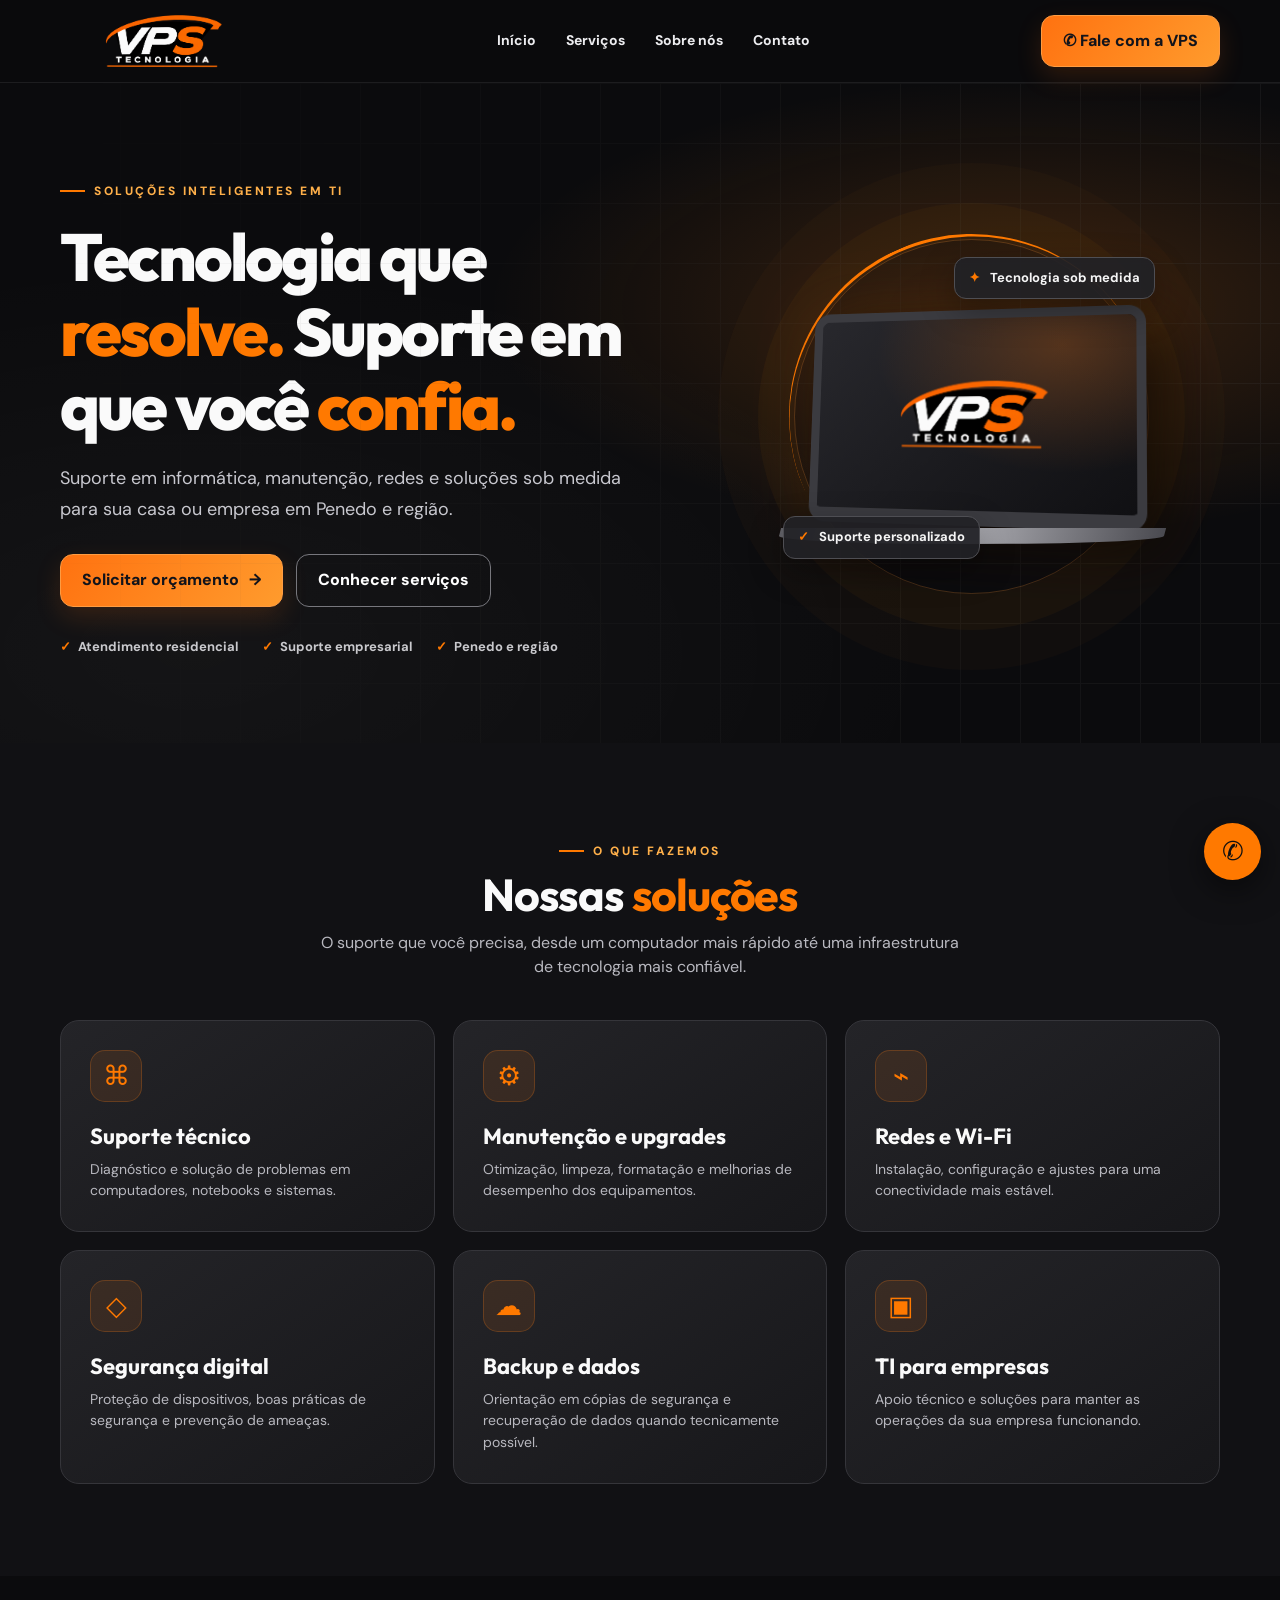
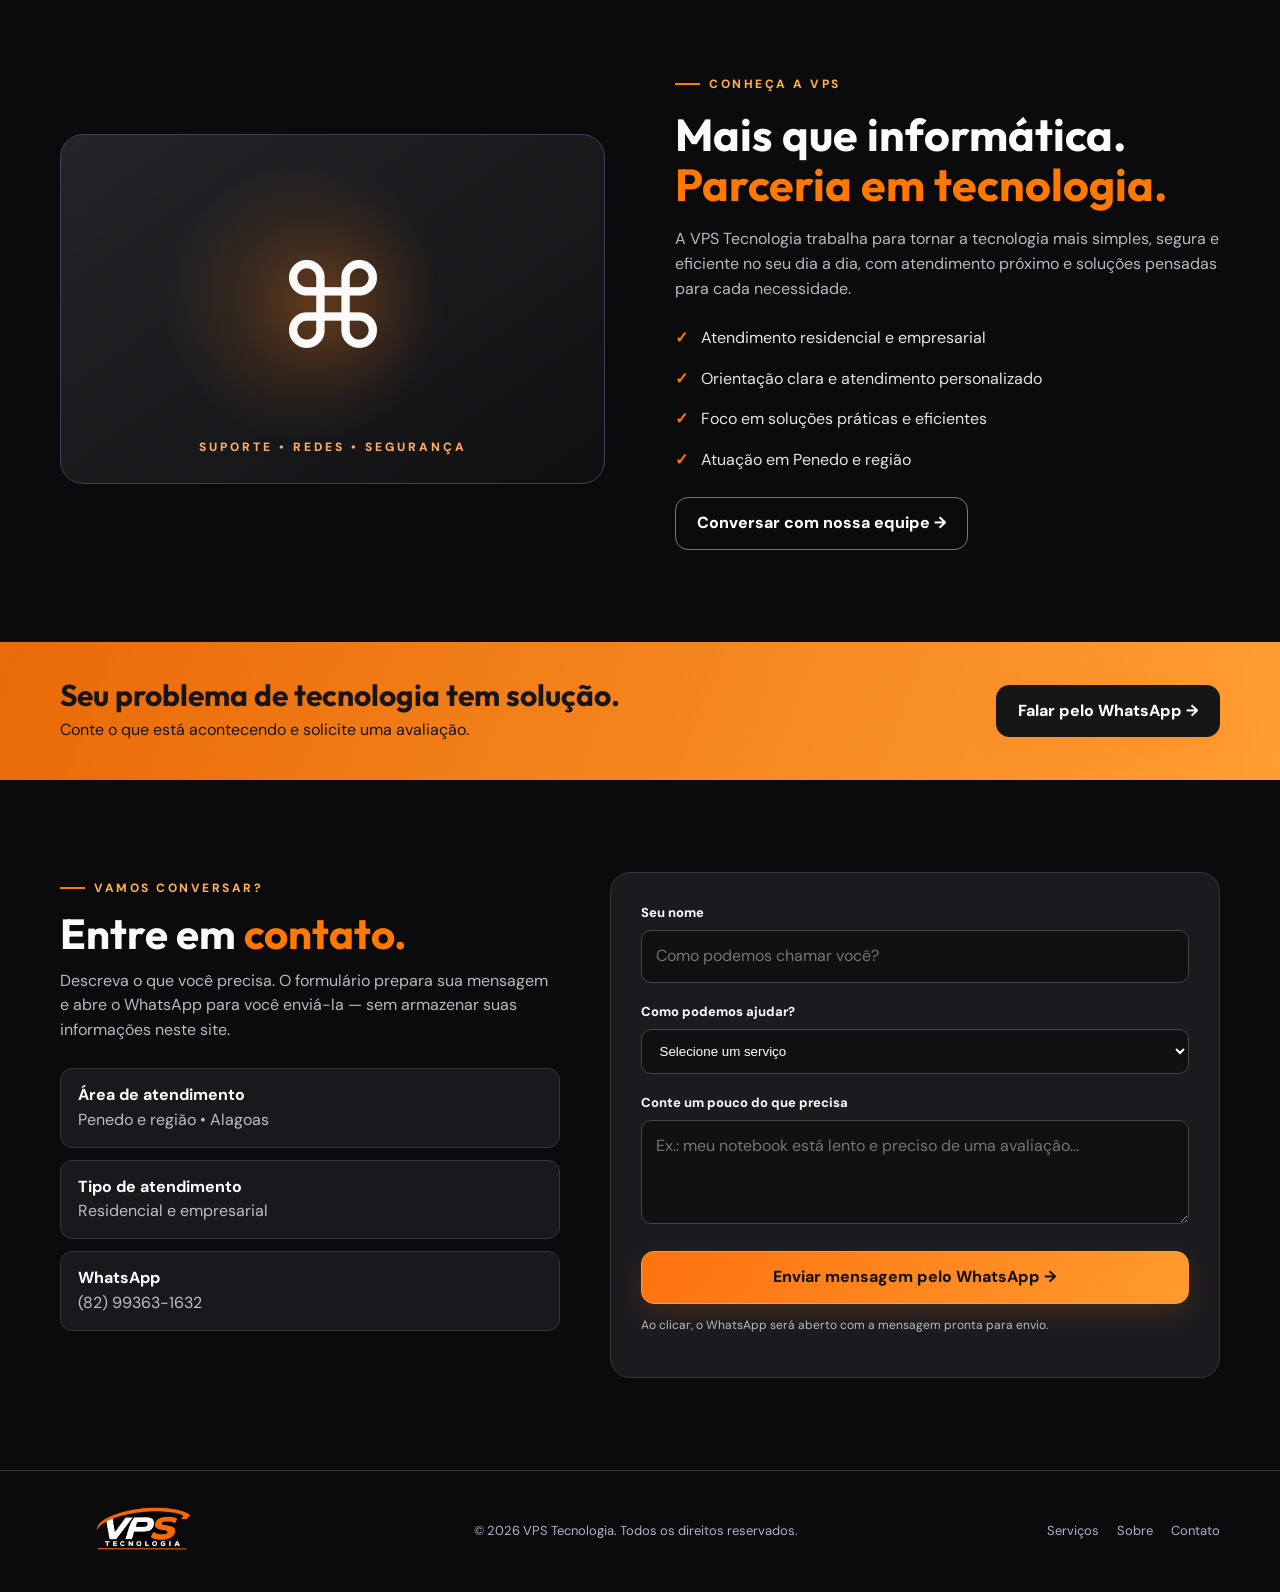
<file: index.html>
<!doctype html>
<html lang="pt-BR">
<head>
<meta charset="UTF-8"><meta name="viewport" content="width=device-width, initial-scale=1"><meta name="theme-color" content="#0b0b0d">
<title>VPS Tecnologia | Suporte e soluções em informática em Penedo</title>
<meta name="description" content="Suporte técnico, manutenção de computadores, redes e soluções em tecnologia para residências e empresas em Penedo e região.">
<link rel="icon" href="favicon.svg" type="image/svg+xml">
<style>
@import url('https://fonts.googleapis.com/css2?family=DM+Sans:wght@400;500;600;700;800&family=Outfit:wght@400;500;600;700;800;900&display=swap');
:root{--bg:#0b0b0d;--surface:#18181b;--surface2:#202024;--line:#35353a;--muted:#b9b9c0;--white:#fafafa;--orange:#ff7900;--orange2:#ffb04a;--max:1160px}*{box-sizing:border-box}html{scroll-behavior:smooth}body{margin:0;background:var(--bg);color:var(--white);font-family:'DM Sans',Arial,sans-serif;line-height:1.55}a{color:inherit;text-decoration:none}button,input,textarea{font:inherit}button{cursor:pointer}::selection{background:#ff7900;color:#10141b}.wrap{width:min(var(--max),calc(100% - 44px));margin:auto}.skip{position:absolute;top:-60px;left:8px;padding:10px;background:white;color:black;z-index:100}.skip:focus{top:8px}.header{position:sticky;top:0;z-index:50;background:rgba(11,11,13,.94);border-bottom:1px solid rgba(255,255,255,.08);backdrop-filter:blur(18px)}.nav{height:82px;display:flex;align-items:center;justify-content:space-between;gap:20px}.logo{display:block;width:205px;height:auto}.links{display:flex;gap:30px;align-items:center}.links a{font-weight:700;font-size:14px;color:#ededf0;transition:color .2s}.links a:hover,.links a:focus{color:var(--orange2)}.btn{display:inline-flex;align-items:center;justify-content:center;gap:10px;background:linear-gradient(125deg,#ff7210,#ff9b2d);border:1px solid #ff9c42;color:#11131b;border-radius:13px;padding:13px 21px;font-weight:800;box-shadow:0 10px 26px rgba(255,117,21,.15);transition:transform .2s,filter .2s}.btn:hover{transform:translateY(-2px);filter:brightness(1.1)}.btn-outline{background:transparent;color:white;border-color:#77777d;box-shadow:none}.btn-outline:hover{border-color:var(--orange)}.menu-btn{display:none;border:1px solid var(--line);border-radius:10px;background:var(--surface);color:white;padding:8px 12px;font-size:24px}.hero{position:relative;isolation:isolate;overflow:hidden;padding:92px 0 86px;background:radial-gradient(ellipse at 80% 34%,rgba(255,130,20,.18),transparent 37%),radial-gradient(ellipse at 15% 86%,rgba(255,255,255,.04),transparent 49%),#0b0b0d}.hero:before{content:"";position:absolute;inset:0;pointer-events:none;opacity:.2;background-image:linear-gradient(#454545 1px,transparent 1px),linear-gradient(90deg,#454545 1px,transparent 1px);background-size:60px 60px;mask-image:linear-gradient(90deg,transparent,#000)}.hero-grid{display:grid;grid-template-columns:1.1fr .9fr;gap:55px;align-items:center}.eyebrow{display:inline-flex;align-items:center;gap:9px;color:var(--orange2);font-size:12px;font-weight:800;letter-spacing:2.5px;text-transform:uppercase}.eyebrow:before{content:"";width:25px;height:2px;background:var(--orange)}h1,h2,h3,p{margin-top:0}h1,h2,h3{font-family:Outfit,Arial,sans-serif;line-height:1.12}h1{font-size:clamp(42px,5.2vw,72px);letter-spacing:-2.8px;margin:19px 0 20px;font-weight:800}h1 span,.accent{color:var(--orange)}.lead{font-size:18px;color:#c8c8cf;max-width:600px;line-height:1.7}.actions{display:flex;flex-wrap:wrap;gap:13px;margin:30px 0}.trust{display:flex;gap:24px;flex-wrap:wrap;color:#c9c9cd;font-size:13px;font-weight:700}.trust span:before{content:'✓';color:var(--orange);margin-right:7px}.hero-art{min-height:390px;position:relative;display:grid;place-items:center}.orbit{height:355px;width:355px;border:1px solid rgba(255,153,55,.25);border-radius:50%;box-shadow:0 0 0 36px rgba(255,144,22,.04),0 0 0 76px rgba(255,144,22,.025);display:grid;place-items:center;position:relative}.orbit:before{content:"";position:absolute;inset:-6px;border-radius:50%;border-top:3px solid var(--orange);transform:rotate(-24deg)}.device{background:#19191d;border:9px solid #3b3b40;border-bottom-width:15px;width:340px;height:217px;border-radius:17px;transform:perspective(650px) rotateY(-11deg) rotateX(5deg);box-shadow:22px 22px 56px #000a,0 0 70px #ff7b152b;display:grid;place-items:center;position:relative;overflow:hidden}.device:before{content:"";position:absolute;inset:0;background:radial-gradient(ellipse at 78% 15%,#ff7b1540,transparent 54%),linear-gradient(140deg,#28282d,#101013)}.device img{width:82%;position:relative;z-index:2}.base{position:absolute;bottom:49px;width:385px;height:16px;border-radius:0 0 60% 60%;background:linear-gradient(90deg,#65656b,#aaaab0,#4a4a50);transform:skewX(-15deg)}.float-chip{position:absolute;border:1px solid #4e4e53;padding:10px 14px;background:#222226ee;border-radius:12px;box-shadow:0 12px 35px #0005;color:#f5f5f5;font-size:13px;font-weight:700}.chip1{top:17px;right:-7px}.chip2{bottom:34px;left:-12px}.float-chip b{color:var(--orange);margin-right:7px}.section{padding:92px 0}.section-alt{background:#111114}.section-heading{text-align:center;margin-bottom:40px}.section-heading h2{font-size:clamp(30px,3.5vw,46px);letter-spacing:-1.2px;margin:10px 0}.section-heading p{color:var(--muted);max-width:650px;margin:0 auto}.cards{display:grid;grid-template-columns:repeat(3,1fr);gap:18px}.service{background:linear-gradient(145deg,#242428,#17171a);border:1px solid var(--line);border-radius:19px;padding:29px;transition:border-color .25s,transform .25s}.service:hover{border-color:#e17b2e;transform:translateY(-5px)}.service .symbol{display:grid;place-items:center;width:52px;height:52px;border-radius:15px;background:#ff7c151b;border:1px solid #ff7c153b;color:var(--orange);font-size:27px;margin-bottom:22px}.service h3{font-size:22px;margin-bottom:10px}.service p{font-size:14px;color:#b8b8bf;margin:0}.about-grid{display:grid;grid-template-columns:1fr 1fr;gap:70px;align-items:center}.about-visual{min-height:350px;border:1px solid #394256;border-radius:23px;position:relative;overflow:hidden;background:radial-gradient(circle at 45% 48%,#ff891b33,transparent 40%),linear-gradient(145deg,#252529,#101013);display:grid;place-items:center}.about-visual .big-icon{font-size:116px;filter:drop-shadow(0 0 32px #ff761166)}.about-visual:after{content:'SUPORTE • REDES • SEGURANÇA';position:absolute;bottom:26px;color:#ffae63;font-size:12px;letter-spacing:3px;font-weight:800}.about h2{font-size:clamp(32px,3.5vw,45px);margin:17px 0}.about p{color:var(--muted)}.checklist{padding:0;list-style:none}.checklist li{padding:8px 0;color:#e4e4e7}.checklist li:before{content:'✓';color:var(--orange);margin-right:13px;font-weight:900}.band{background:linear-gradient(110deg,#e96a08,#ff9e33);color:#15151a;padding:37px 0}.band-inner{display:flex;justify-content:space-between;align-items:center;gap:30px}.band h2{font-size:30px;margin:0 0 6px}.band p{margin:0}.band .btn{background:#161619;border-color:#161619;color:white}.contact-grid{display:grid;grid-template-columns:.9fr 1.1fr;gap:50px}.contact h2{font-size:42px;margin:12px 0}.contact p{color:var(--muted)}.contact-details{margin-top:25px;display:grid;gap:12px}.contact-details div{padding:14px 17px;border:1px solid var(--line);background:#19191d;border-radius:12px}.contact-details strong{display:block;color:white}.contact-details span{color:#bebec3}.form{background:#1b1b1f;border:1px solid var(--line);border-radius:20px;padding:30px}.form label{display:block;font-size:13px;font-weight:800;margin-bottom:7px}.form input,.form textarea,.form select{width:100%;border:1px solid #444449;background:#111114;color:white;padding:13px 14px;border-radius:10px;margin-bottom:19px;outline:none}.form input:focus,.form textarea:focus,.form select:focus{border-color:var(--orange)}.form textarea{min-height:104px;resize:vertical}.form .btn{width:100%}.fine{color:var(--muted);font-size:12px;margin-top:12px}.footer{border-top:1px solid var(--line);padding:30px 0;color:#a9b5c5;font-size:13px}.footer-inner{display:flex;align-items:center;justify-content:space-between;gap:25px}.footer img{width:165px}.footer-links{display:flex;gap:18px}.float-whatsapp{position:fixed;z-index:45;right:19px;bottom:20px;border-radius:50%;width:57px;height:57px;display:grid;place-items:center;background:var(--orange);color:#101010;font-size:26px;box-shadow:0 9px 32px #0008}.float-whatsapp:hover{transform:scale(1.08)}.reveal{opacity:0;transform:translateY(16px);transition:opacity .5s,transform .5s}.reveal.visible{opacity:1;transform:none}@media(max-width:900px){.links{gap:17px}.hero-grid{gap:20px}.cards{grid-template-columns:repeat(2,1fr)}.hero-art{transform:scale(.86);margin:-15px}.about-grid{gap:32px}}@media(max-width:700px){.wrap{width:min(var(--max),calc(100% - 34px))}.nav{height:72px}.logo{width:164px}.menu-btn{display:block}.nav>.btn{display:none}.links{display:none;position:absolute;top:72px;left:0;right:0;background:#151518;border-bottom:1px solid var(--line);padding:20px 25px;flex-direction:column;align-items:stretch;gap:17px}.links.open{display:flex}.hero{padding:53px 0 49px}.hero-grid,.about-grid,.contact-grid{grid-template-columns:1fr}.hero-art{transform:scale(.78);min-height:315px;margin:-25px 0 -20px}.hero h1{font-size:clamp(39px,10vw,56px);letter-spacing:-1.7px}.lead{font-size:16px}.section{padding:67px 0}.cards{grid-template-columns:1fr}.about-visual{min-height:270px}.band-inner,.footer-inner{flex-direction:column;align-items:flex-start}.band h2{font-size:26px}.form{padding:22px}.contact h2{font-size:34px}.footer-links{flex-wrap:wrap}}
@media(prefers-reduced-motion:reduce){html{scroll-behavior:auto}.reveal{opacity:1;transform:none;transition:none}*{animation-duration:.01ms!important;transition-duration:.01ms!important}}
</style>
</head><body>
<a href="#conteudo" class="skip">Pular para o conteúdo</a>
<header class="header"><nav class="nav wrap" aria-label="Menu principal"><a href="#inicio" aria-label="VPS Tecnologia, início"><img class="logo" src="logo-vps-tecnologia.png" alt="VPS Tecnologia"></a><div class="links" id="navLinks"><a href="#inicio">Início</a><a href="#servicos">Serviços</a><a href="#sobre">Sobre nós</a><a href="#contato">Contato</a></div><a class="btn" id="navWhats" href="https://wa.me/5582993631632?text=Ol%C3%A1%21%20Gostaria%20de%20um%20or%C3%A7amento%20da%20VPS%20Tecnologia." target="_blank" rel="noopener">✆ Fale com a VPS</a><button class="menu-btn" id="menuBtn" aria-label="Abrir menu" aria-controls="navLinks" aria-expanded="false">☰</button></nav></header>
<main id="conteudo"><section class="hero" id="inicio"><div class="wrap hero-grid"><div><span class="eyebrow">Soluções inteligentes em TI</span><h1>Tecnologia que <span>resolve.</span> Suporte em que você <span>confia.</span></h1><p class="lead">Suporte em informática, manutenção, redes e soluções sob medida para sua casa ou empresa em Penedo e região.</p><div class="actions"><a class="btn" href="#contato">Solicitar orçamento <span aria-hidden="true">→</span></a><a class="btn btn-outline" href="#servicos">Conhecer serviços</a></div><div class="trust"><span>Atendimento residencial</span><span>Suporte empresarial</span><span>Penedo e região</span></div></div><div class="hero-art" aria-hidden="true"><div class="orbit"><div class="device"><img src="logo-vps-tecnologia.png" alt=""></div><div class="base"></div><div class="float-chip chip1"><b>✦</b> Tecnologia sob medida</div><div class="float-chip chip2"><b>✓</b> Suporte personalizado</div></div></div></div></section>
<section class="section section-alt" id="servicos"><div class="wrap"><div class="section-heading reveal"><span class="eyebrow">O que fazemos</span><h2>Nossas <span class="accent">soluções</span></h2><p>O suporte que você precisa, desde um computador mais rápido até uma infraestrutura de tecnologia mais confiável.</p></div><div class="cards"><article class="service reveal"><span class="symbol" aria-hidden="true">⌘</span><h3>Suporte técnico</h3><p>Diagnóstico e solução de problemas em computadores, notebooks e sistemas.</p></article><article class="service reveal"><span class="symbol" aria-hidden="true">⚙</span><h3>Manutenção e upgrades</h3><p>Otimização, limpeza, formatação e melhorias de desempenho dos equipamentos.</p></article><article class="service reveal"><span class="symbol" aria-hidden="true">⌁</span><h3>Redes e Wi-Fi</h3><p>Instalação, configuração e ajustes para uma conectividade mais estável.</p></article><article class="service reveal"><span class="symbol" aria-hidden="true">◇</span><h3>Segurança digital</h3><p>Proteção de dispositivos, boas práticas de segurança e prevenção de ameaças.</p></article><article class="service reveal"><span class="symbol" aria-hidden="true">☁</span><h3>Backup e dados</h3><p>Orientação em cópias de segurança e recuperação de dados quando tecnicamente possível.</p></article><article class="service reveal"><span class="symbol" aria-hidden="true">▣</span><h3>TI para empresas</h3><p>Apoio técnico e soluções para manter as operações da sua empresa funcionando.</p></article></div></div></section>
<section class="section about" id="sobre"><div class="wrap about-grid"><div class="about-visual reveal" aria-hidden="true"><div class="big-icon">⌘</div></div><div class="reveal"><span class="eyebrow">Conheça a VPS</span><h2>Mais que informática. <span class="accent">Parceria em tecnologia.</span></h2><p>A VPS Tecnologia trabalha para tornar a tecnologia mais simples, segura e eficiente no seu dia a dia, com atendimento próximo e soluções pensadas para cada necessidade.</p><ul class="checklist"><li>Atendimento residencial e empresarial</li><li>Orientação clara e atendimento personalizado</li><li>Foco em soluções práticas e eficientes</li><li>Atuação em Penedo e região</li></ul><a class="btn btn-outline" href="#contato">Conversar com nossa equipe →</a></div></div></section>
<section class="band"><div class="wrap band-inner"><div><h2>Seu problema de tecnologia tem solução.</h2><p>Conte o que está acontecendo e solicite uma avaliação.</p></div><a class="btn" href="https://wa.me/5582993631632?text=Ol%C3%A1%21%20Preciso%20de%20suporte%20da%20VPS%20Tecnologia." target="_blank" rel="noopener">Falar pelo WhatsApp →</a></div></section>
<section class="section contact" id="contato"><div class="wrap contact-grid"><div class="reveal"><span class="eyebrow">Vamos conversar?</span><h2>Entre em <span class="accent">contato.</span></h2><p>Descreva o que você precisa. O formulário prepara sua mensagem e abre o WhatsApp para você enviá-la — sem armazenar suas informações neste site.</p><div class="contact-details"><div><strong>Área de atendimento</strong><span>Penedo e região • Alagoas</span></div><div><strong>Tipo de atendimento</strong><span>Residencial e empresarial</span></div><div><strong>WhatsApp</strong><span>(82) 99363-1632</span></div></div></div><form class="form reveal" id="contactForm"><label for="name">Seu nome</label><input id="name" name="name" placeholder="Como podemos chamar você?" maxlength="100" autocomplete="name" required><label for="type">Como podemos ajudar?</label><select id="type" name="type" required><option value="">Selecione um serviço</option><option>Suporte técnico</option><option>Manutenção e upgrades</option><option>Redes e Wi-Fi</option><option>Segurança digital</option><option>Backup e dados</option><option>TI para empresas</option><option>Outro serviço</option></select><label for="message">Conte um pouco do que precisa</label><textarea id="message" name="message" placeholder="Ex.: meu notebook está lento e preciso de uma avaliação..." maxlength="2000" required></textarea><button class="btn" type="submit">Enviar mensagem pelo WhatsApp →</button><p class="fine">Ao clicar, o WhatsApp será aberto com a mensagem pronta para envio.</p></form></div></section></main>
<footer class="footer"><div class="wrap footer-inner"><a href="#inicio"><img src="logo-vps-tecnologia.png" alt="VPS Tecnologia"></a><span>© <span id="year"></span> VPS Tecnologia. Todos os direitos reservados.</span><div class="footer-links"><a href="#servicos">Serviços</a><a href="#sobre">Sobre</a><a href="#contato">Contato</a></div></div></footer>
<a class="float-whatsapp" href="https://wa.me/5582993631632?text=Ol%C3%A1%2C%20VPS%20Tecnologia%21" aria-label="Falar com a VPS Tecnologia pelo WhatsApp" target="_blank" rel="noopener">✆</a>
<script>
const btn=document.getElementById('menuBtn'),links=document.getElementById('navLinks');btn.addEventListener('click',()=>{const open=links.classList.toggle('open');btn.setAttribute('aria-expanded',String(open));btn.setAttribute('aria-label',open?'Fechar menu':'Abrir menu');btn.textContent=open?'✕':'☰'});links.querySelectorAll('a').forEach(a=>a.addEventListener('click',()=>{links.classList.remove('open');btn.setAttribute('aria-expanded','false');btn.textContent='☰'}));document.getElementById('year').textContent=new Date().getFullYear();document.getElementById('contactForm').addEventListener('submit',e=>{e.preventDefault();const name=document.getElementById('name').value.trim(),type=document.getElementById('type').value,message=document.getElementById('message').value.trim();if(!name||!type||!message)return;const msg=`Olá, VPS Tecnologia! Meu nome é ${name}.\nServiço: ${type}\nMensagem: ${message}`;window.open('https://wa.me/5582993631632?text='+encodeURIComponent(msg),'_blank','noopener,noreferrer')});if('IntersectionObserver'in window){const obs=new IntersectionObserver(entries=>entries.forEach(entry=>{if(entry.isIntersecting){entry.target.classList.add('visible');obs.unobserve(entry.target)}}),{threshold:.08});document.querySelectorAll('.reveal').forEach(el=>obs.observe(el))}else document.querySelectorAll('.reveal').forEach(el=>el.classList.add('visible'));
</script></body></html>
</file>
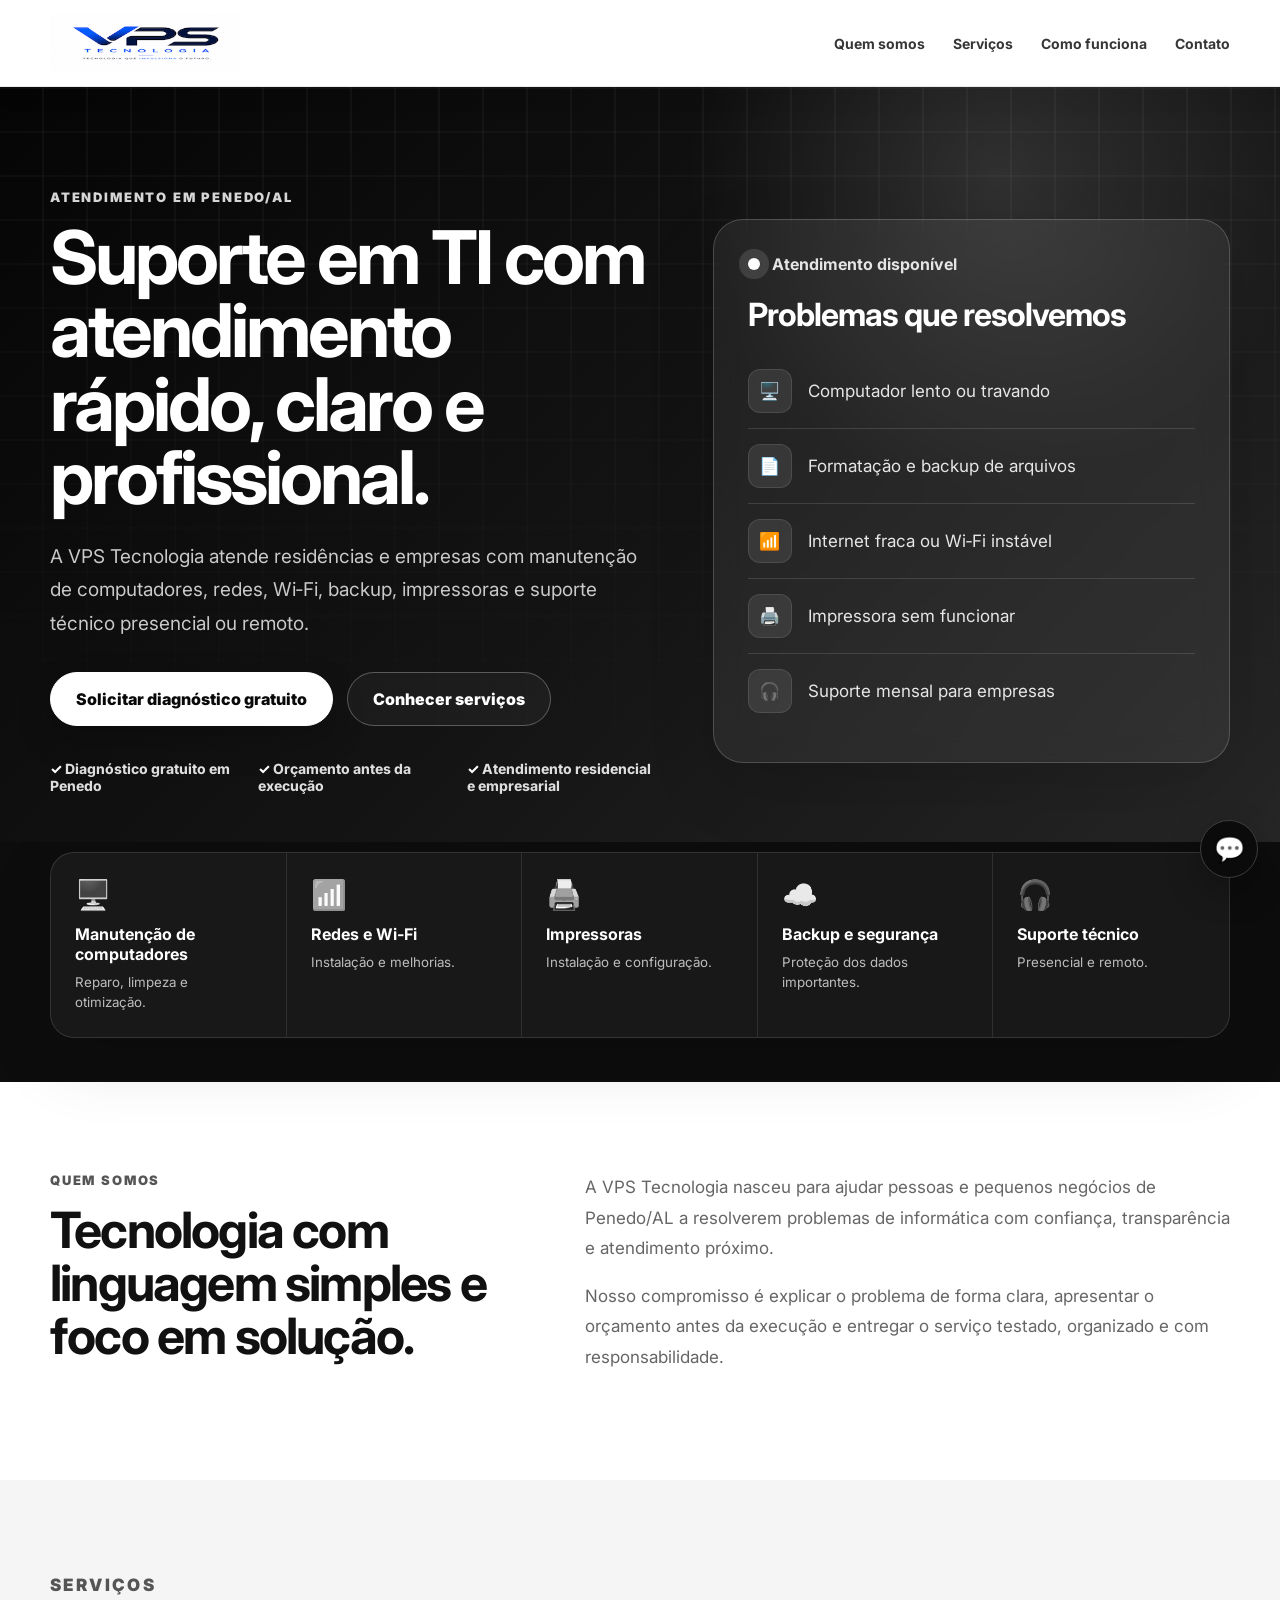
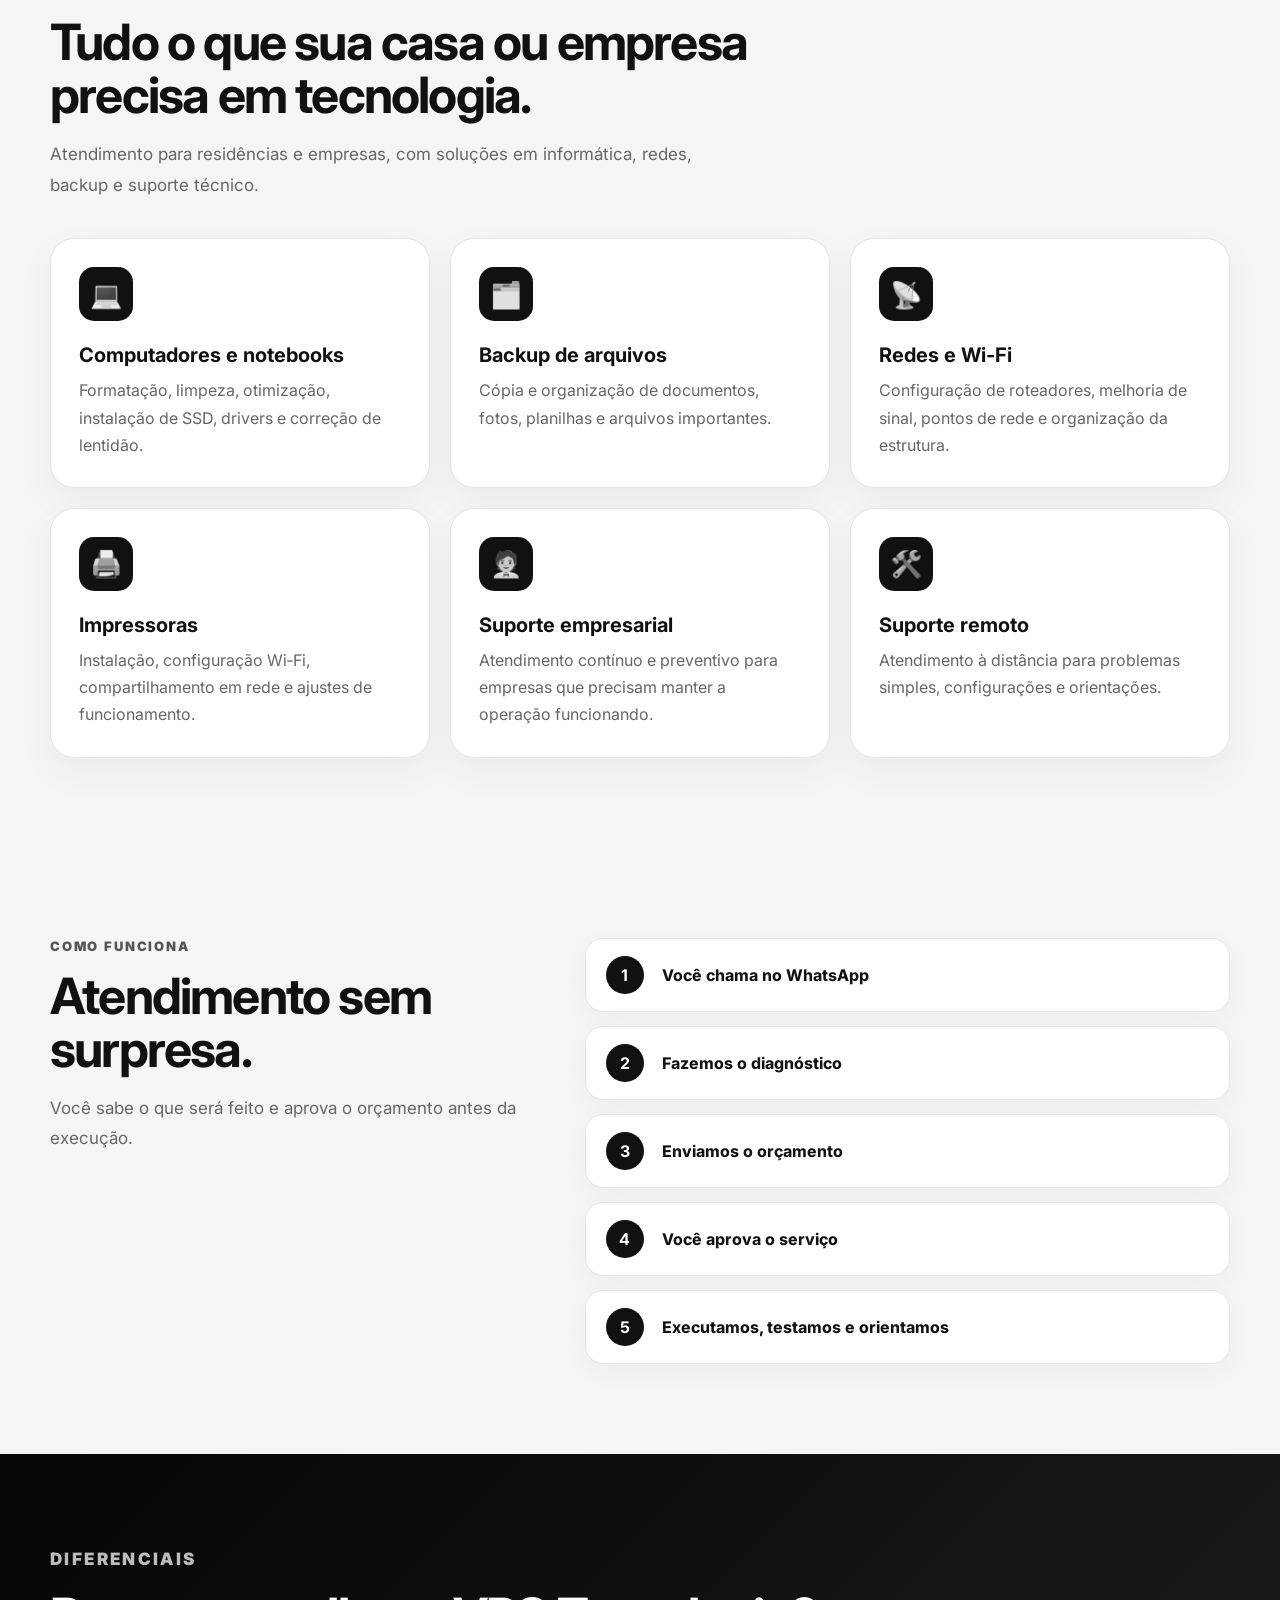
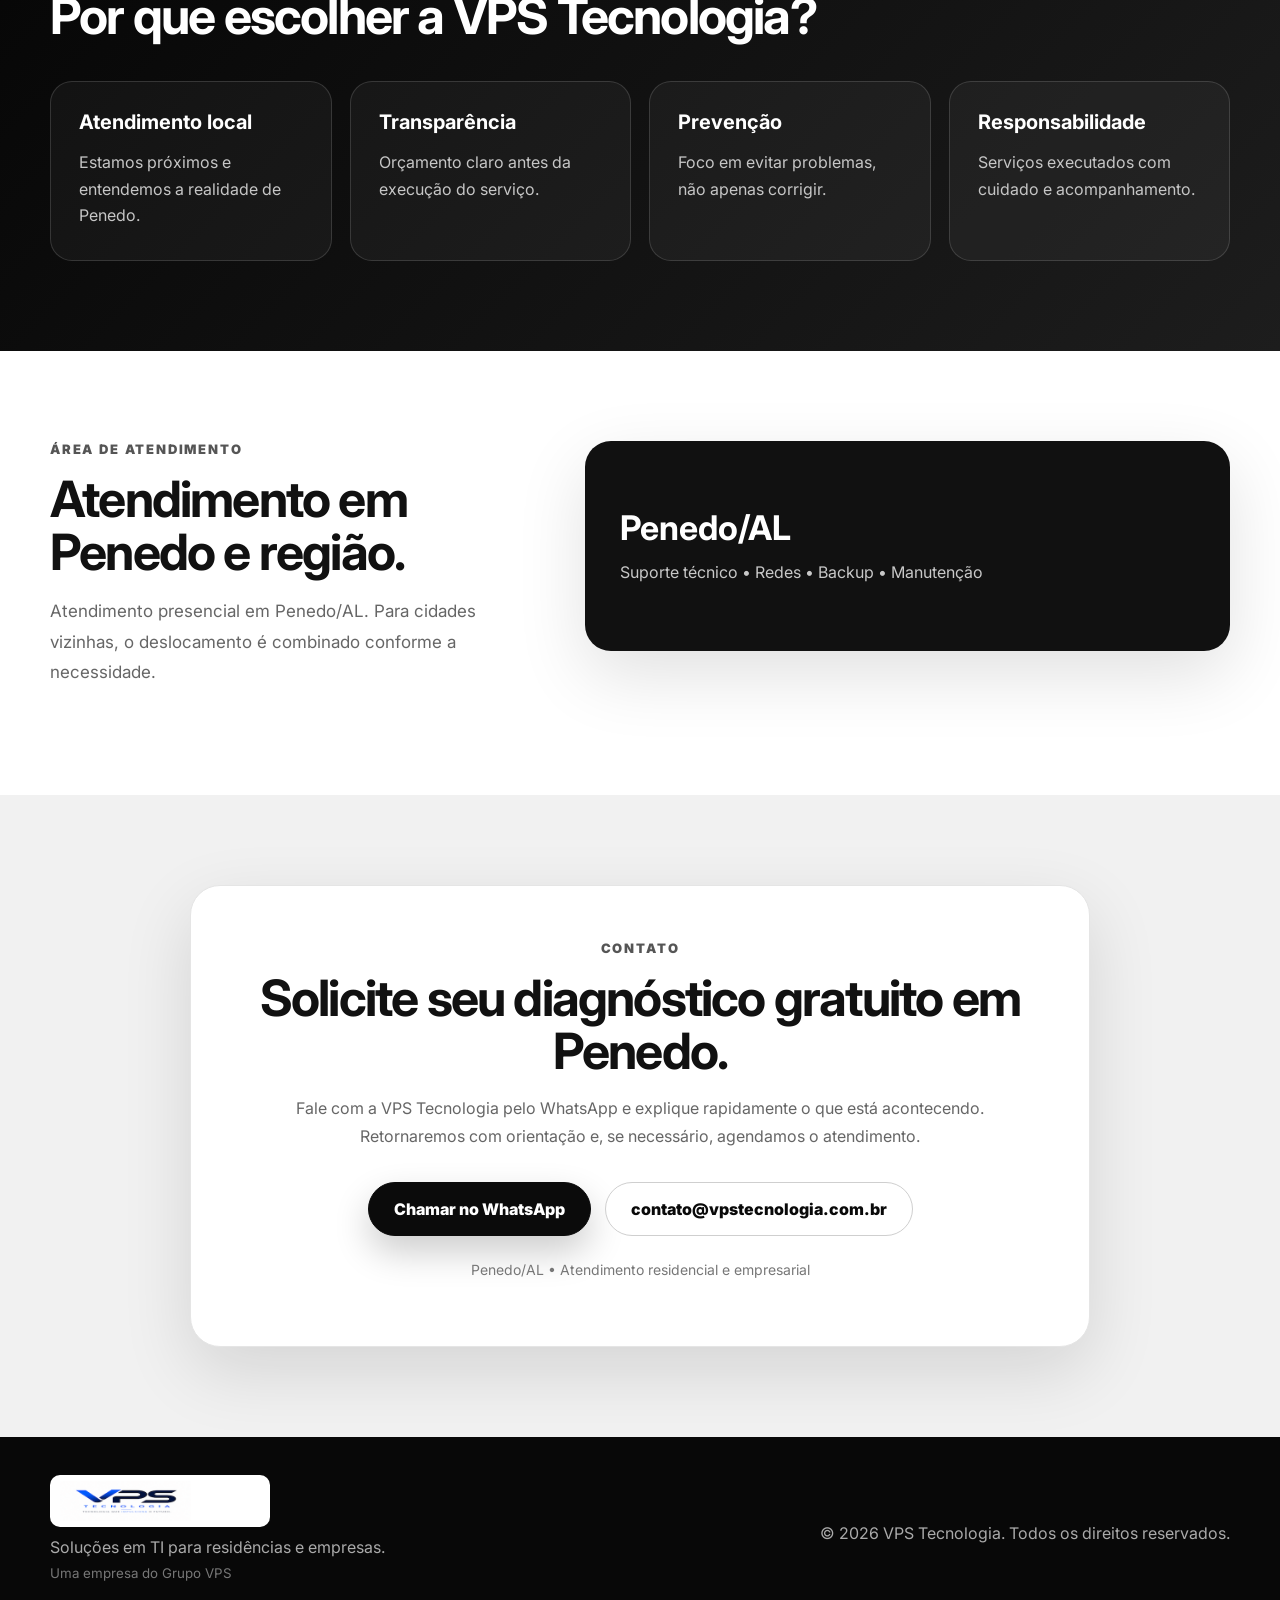
<file: vps-tecnologia-main/index.html>
<!DOCTYPE html>
<html lang="pt-BR">
<head>
  <meta charset="UTF-8" />
  <meta name="viewport" content="width=device-width, initial-scale=1.0" />

  <title>VPS Tecnologia | Suporte em TI em Penedo/AL</title>
  <meta name="description" content="Suporte técnico, manutenção, backup, redes, Wi‑Fi e impressoras em Penedo/AL. Diagnóstico gratuito em Penedo." />
  <meta name="theme-color" content="#0a0a0a" />

  <meta property="og:title" content="VPS Tecnologia | Soluções em TI" />
  <meta property="og:description" content="Suporte técnico residencial e empresarial em Penedo/AL. Diagnóstico gratuito." />
  <meta property="og:type" content="website" />
  <meta property="og:url" content="https://vpstecnologia.com.br" />

  <link rel="icon" href="favicon.svg" type="image/svg+xml">
  <link rel="preconnect" href="https://fonts.googleapis.com">
  <link rel="preconnect" href="https://fonts.gstatic.com" crossorigin>
  <link href="https://fonts.googleapis.com/css2?family=Inter:wght@400;500;600;700;800;900&display=swap" rel="stylesheet">
  <link rel="stylesheet" href="style.css" />
</head>

<body>
  <header class="header">
    <div class="container nav">
      <a href="#inicio" class="brand" aria-label="VPS Tecnologia">
        <img src="logo.png" alt="VPS Tecnologia" class="brand-logo">
      </a>

      <button class="menu-btn" id="menuBtn" aria-label="Abrir menu">☰</button>

      <nav class="menu" id="menu">
        <a href="#sobre">Quem somos</a>
        <a href="#servicos">Serviços</a>
        <a href="#como-funciona">Como funciona</a>
        <a href="#contato">Contato</a>
      </nav>
    </div>
  </header>

  <main id="inicio">
    <section class="hero">
      <div class="hero-bg"></div>

      <div class="container hero-grid">
        <div class="hero-text">
          <p class="tag">Atendimento em Penedo/AL</p>
          <h1>Suporte em TI com atendimento rápido, claro e profissional.</h1>
          <p class="subtitle">
            A VPS Tecnologia atende residências e empresas com manutenção de computadores,
            redes, Wi‑Fi, backup, impressoras e suporte técnico presencial ou remoto.
          </p>

          <div class="actions">
            <a class="btn primary" id="whatsappHero" target="_blank" rel="noopener">Solicitar diagnóstico gratuito</a>
            <a class="btn ghost" href="#servicos">Conhecer serviços</a>
          </div>

          <div class="highlights">
            <div><span>✓</span> Diagnóstico gratuito em Penedo</div>
            <div><span>✓</span> Orçamento antes da execução</div>
            <div><span>✓</span> Atendimento residencial e empresarial</div>
          </div>
        </div>

        <div class="hero-panel">
          <div class="panel-status">
            <span></span>
            <strong>Atendimento disponível</strong>
          </div>

          <h2>Problemas que resolvemos</h2>

          <div class="problem-list">
            <div><span>🖥️</span> Computador lento ou travando</div>
            <div><span>📄</span> Formatação e backup de arquivos</div>
            <div><span>📶</span> Internet fraca ou Wi‑Fi instável</div>
            <div><span>🖨️</span> Impressora sem funcionar</div>
            <div><span>🎧</span> Suporte mensal para empresas</div>
          </div>
        </div>
      </div>
    </section>

    <section class="quick-services">
      <div class="container quick-grid">
        <div><span>🖥️</span><strong>Manutenção de computadores</strong><small>Reparo, limpeza e otimização.</small></div>
        <div><span>📶</span><strong>Redes e Wi‑Fi</strong><small>Instalação e melhorias.</small></div>
        <div><span>🖨️</span><strong>Impressoras</strong><small>Instalação e configuração.</small></div>
        <div><span>☁️</span><strong>Backup e segurança</strong><small>Proteção dos dados importantes.</small></div>
        <div><span>🎧</span><strong>Suporte técnico</strong><small>Presencial e remoto.</small></div>
      </div>
    </section>

    <section class="section" id="sobre">
      <div class="container split">
        <div>
          <p class="tag blue">Quem somos</p>
          <h2>Tecnologia com linguagem simples e foco em solução.</h2>
        </div>

        <div class="content">
          <p>
            A VPS Tecnologia nasceu para ajudar pessoas e pequenos negócios de Penedo/AL
            a resolverem problemas de informática com confiança, transparência e atendimento próximo.
          </p>
          <p>
            Nosso compromisso é explicar o problema de forma clara, apresentar o orçamento antes da execução
            e entregar o serviço testado, organizado e com responsabilidade.
          </p>
        </div>
      </div>
    </section>

    <section class="section soft" id="servicos">
      <div class="container">
        <div class="section-title">
          <p class="tag blue">Serviços</p>
          <h2>Tudo o que sua casa ou empresa precisa em tecnologia.</h2>
          <p>Atendimento para residências e empresas, com soluções em informática, redes, backup e suporte técnico.</p>
        </div>

        <div class="service-grid">
          <article class="card"><span>💻</span><h3>Computadores e notebooks</h3><p>Formatação, limpeza, otimização, instalação de SSD, drivers e correção de lentidão.</p></article>
          <article class="card"><span>🗂️</span><h3>Backup de arquivos</h3><p>Cópia e organização de documentos, fotos, planilhas e arquivos importantes.</p></article>
          <article class="card"><span>📡</span><h3>Redes e Wi‑Fi</h3><p>Configuração de roteadores, melhoria de sinal, pontos de rede e organização da estrutura.</p></article>
          <article class="card"><span>🖨️</span><h3>Impressoras</h3><p>Instalação, configuração Wi‑Fi, compartilhamento em rede e ajustes de funcionamento.</p></article>
          <article class="card"><span>🧑‍💼</span><h3>Suporte empresarial</h3><p>Atendimento contínuo e preventivo para empresas que precisam manter a operação funcionando.</p></article>
          <article class="card"><span>🛠️</span><h3>Suporte remoto</h3><p>Atendimento à distância para problemas simples, configurações e orientações.</p></article>
        </div>
      </div>
    </section>


    <section class="section soft" id="como-funciona">
      <div class="container split">
        <div>
          <p class="tag blue">Como funciona</p>
          <h2>Atendimento sem surpresa.</h2>
          <p class="muted">Você sabe o que será feito e aprova o orçamento antes da execução.</p>
        </div>

        <div class="steps">
          <div><strong>1</strong><span>Você chama no WhatsApp</span></div>
          <div><strong>2</strong><span>Fazemos o diagnóstico</span></div>
          <div><strong>3</strong><span>Enviamos o orçamento</span></div>
          <div><strong>4</strong><span>Você aprova o serviço</span></div>
          <div><strong>5</strong><span>Executamos, testamos e orientamos</span></div>
        </div>
      </div>
    </section>

    <section class="section reasons">
      <div class="container">
        <div class="section-title light">
          <p class="tag">Diferenciais</p>
          <h2>Por que escolher a VPS Tecnologia?</h2>
        </div>

        <div class="reason-grid">
          <div><strong>Atendimento local</strong><span>Estamos próximos e entendemos a realidade de Penedo.</span></div>
          <div><strong>Transparência</strong><span>Orçamento claro antes da execução do serviço.</span></div>
          <div><strong>Prevenção</strong><span>Foco em evitar problemas, não apenas corrigir.</span></div>
          <div><strong>Responsabilidade</strong><span>Serviços executados com cuidado e acompanhamento.</span></div>
        </div>
      </div>
    </section>

    <section class="section area">
      <div class="container split">
        <div>
          <p class="tag blue">Área de atendimento</p>
          <h2>Atendimento em Penedo e região.</h2>
          <p class="muted">Atendimento presencial em Penedo/AL. Para cidades vizinhas, o deslocamento é combinado conforme a necessidade.</p>
        </div>
        <div class="area-box">
          <strong>Penedo/AL</strong>
          <span>Suporte técnico • Redes • Backup • Manutenção</span>
        </div>
      </div>
    </section>

    <section class="section contact" id="contato">
      <div class="container contact-box">
        <p class="tag blue">Contato</p>
        <h2>Solicite seu diagnóstico gratuito em Penedo.</h2>
        <p>
          Fale com a VPS Tecnologia pelo WhatsApp e explique rapidamente o que está acontecendo.
          Retornaremos com orientação e, se necessário, agendamos o atendimento.
        </p>

        <div class="actions center">
          <a class="btn primary" id="whatsappFooter" target="_blank" rel="noopener">Chamar no WhatsApp</a>
          <a class="btn ghost dark-btn" href="mailto:contato@vpstecnologia.com.br">contato@vpstecnologia.com.br</a>
        </div>

        <p class="address">Penedo/AL • Atendimento residencial e empresarial</p>
      </div>
    </section>
  </main>

  <a class="float-whatsapp" id="whatsappFloat" target="_blank" rel="noopener" aria-label="Chamar no WhatsApp">💬</a>

  <footer class="footer">
    <div class="container footer-grid">
      <div>
        <img src="logo.png" alt="VPS Tecnologia" class="footer-logo">
        <p>Soluções em TI para residências e empresas.</p>
        <small>Uma empresa do Grupo VPS</small>
      </div>
      <div>
        <p>© <span id="year"></span> VPS Tecnologia. Todos os direitos reservados.</p>
      </div>
    </div>
  </footer>

  <script src="script.js"></script>
</body>
</html>
</file>
<file: vps-tecnologia-main/style.css>
:root {
  --black: #090909;
  --graphite: #171717;
  --graphite-2: #242424;
  --silver: #b8b8b8;
  --text: #111111;
  --muted: #666666;
  --soft: #f5f5f5;
  --line: #e5e5e5;
  --white: #ffffff;
  --radius: 24px;
  --shadow: 0 24px 70px rgba(0, 0, 0, .12);
}

* { box-sizing: border-box; }
html { scroll-behavior: smooth; scroll-padding-top: 94px; }
body { margin: 0; font-family: Inter, Arial, sans-serif; color: var(--text); background: var(--white); }
a { color: inherit; text-decoration: none; }
.container { width: min(1180px, calc(100% - 32px)); margin: 0 auto; }

.header {
  position: sticky;
  top: 0;
  z-index: 50;
  background: rgba(255, 255, 255, .94);
  border-bottom: 1px solid rgba(0, 0, 0, .08);
  backdrop-filter: blur(18px);
  box-shadow: 0 8px 30px rgba(0, 0, 0, .035);
}
.nav { min-height: 86px; display: flex; align-items: center; justify-content: space-between; gap: 28px; }
.brand { display: inline-flex; align-items: center; flex: 0 0 auto; }
.brand-logo { width: 245px; max-width: 38vw; height: 58px; object-fit: contain; object-position: left center; display: block; }
.menu { display: flex; align-items: center; gap: 28px; color: #363636; font-weight: 700; font-size: 14px; }
.menu a { position: relative; padding: 10px 0; transition: .2s ease; }
.menu a::after { content: ""; position: absolute; left: 0; right: 100%; bottom: 3px; height: 2px; background: var(--black); transition: .2s ease; }
.menu a:hover { color: #000; }
.menu a:hover::after { right: 0; }
.menu-btn { display: none; border: 1px solid var(--line); background: var(--white); border-radius: 12px; padding: 7px 11px; font-size: 24px; color: var(--black); cursor: pointer; }

.hero {
  position: relative;
  overflow: hidden;
  color: white;
  padding: 102px 0 48px;
  background: radial-gradient(circle at 78% 12%, rgba(255,255,255,.12), transparent 26%), linear-gradient(135deg, #050505 0%, #141414 55%, #262626 100%);
}
.hero-bg { position: absolute; inset: 0; opacity: .18; background-image: linear-gradient(90deg, transparent 0 96%, rgba(255,255,255,.22) 96%), linear-gradient(0deg, transparent 0 96%, rgba(255,255,255,.18) 96%); background-size: 44px 44px; mask-image: linear-gradient(to bottom, black, transparent 94%); }
.hero-grid { position: relative; display: grid; grid-template-columns: 1.08fr .92fr; gap: 56px; align-items: center; }
.tag { margin: 0 0 16px; color: #d6d6d6; text-transform: uppercase; letter-spacing: .14em; font-size: 13px; font-weight: 900; }
.tag.blue { color: #555; }
.hero h1 { margin: 0; max-width: 760px; font-size: clamp(42px, 6vw, 74px); line-height: .99; letter-spacing: -3px; }
.subtitle { max-width: 760px; color: #c9c9c9; font-size: 19px; line-height: 1.75; margin: 26px 0 0; }
.actions { display: flex; gap: 14px; flex-wrap: wrap; margin-top: 32px; }
.actions.center { justify-content: center; }
.btn { display: inline-flex; justify-content: center; align-items: center; min-height: 54px; border-radius: 999px; padding: 15px 25px; font-weight: 850; border: 1px solid var(--line); transition: transform .2s ease, background .2s ease, border-color .2s ease; }
.btn:hover { transform: translateY(-2px); }
.btn.primary { background: #fff; color: #090909; border-color: #fff; box-shadow: 0 16px 36px rgba(0,0,0,.2); }
.btn.primary:hover { background: #dcdcdc; border-color: #dcdcdc; }
.btn.ghost { background: rgba(255,255,255,.04); color: white; border-color: rgba(255,255,255,.28); }
.btn.ghost:hover { background: rgba(255,255,255,.12); }
.dark-btn { color: var(--black) !important; background: var(--white) !important; border-color: #cfcfcf !important; }
.highlights { display: grid; grid-template-columns: repeat(3, 1fr); gap: 18px; margin-top: 34px; color: #dedede; font-weight: 750; font-size: 14px; }
.highlights span { color: #fff; }

.hero-panel { background: rgba(255,255,255,.065); border: 1px solid rgba(255,255,255,.18); border-radius: 30px; padding: 34px; box-shadow: var(--shadow); backdrop-filter: blur(14px); }
.panel-status { display: flex; align-items: center; gap: 12px; color: #e5e5e5; margin-bottom: 24px; }
.panel-status span { width: 12px; height: 12px; border-radius: 999px; background: #fff; box-shadow: 0 0 0 9px rgba(255,255,255,.12); }
.hero-panel h2 { margin: 0 0 22px; font-size: 32px; letter-spacing: -1px; }
.problem-list { display: grid; }
.problem-list div { display: flex; align-items: center; gap: 16px; padding: 15px 0; color: #e6e6e6; font-size: 17px; border-bottom: 1px solid rgba(255,255,255,.13); }
.problem-list div:last-child { border-bottom: 0; }
.problem-list span { width: 44px; height: 44px; display: grid; place-items: center; background: rgba(255,255,255,.09); border: 1px solid rgba(255,255,255,.1); border-radius: 12px; }

.quick-services { background: #0d0d0d; padding: 22px 0 44px; }
.quick-grid { margin-top: -12px; display: grid; grid-template-columns: repeat(5, 1fr); background: #181818; border: 1px solid rgba(255,255,255,.12); border-radius: 24px; overflow: hidden; box-shadow: var(--shadow); }
.quick-grid div { padding: 24px; border-right: 1px solid rgba(255,255,255,.1); color: white; }
.quick-grid div:last-child { border-right: 0; }
.quick-grid span { display: block; font-size: 29px; margin-bottom: 12px; filter: grayscale(1); }
.quick-grid strong { display: block; margin-bottom: 8px; }
.quick-grid small { display: block; color: #bdbdbd; line-height: 1.55; }

.section { padding: 90px 0; }
.section.soft { background: var(--soft); }
.split { display: grid; grid-template-columns: .85fr 1.15fr; gap: 58px; align-items: start; }
h2 { font-size: clamp(32px, 4vw, 50px); line-height: 1.06; letter-spacing: -1.8px; margin: 0 0 16px; }
.content p, .section-title p, .muted { color: var(--muted); line-height: 1.8; font-size: 17px; }
.content p:first-child { margin-top: 0; }
.section-title { max-width: 780px; margin-bottom: 38px; }
.section-title p:last-child { max-width: 700px; }

.service-grid { display: grid; grid-template-columns: repeat(3, 1fr); gap: 20px; }
.card { background: #fff; border: 1px solid var(--line); border-radius: var(--radius); padding: 28px; box-shadow: 0 14px 40px rgba(0,0,0,.045); transition: .25s ease; }
.card:hover { transform: translateY(-6px); border-color: #c8c8c8; box-shadow: 0 22px 55px rgba(0,0,0,.09); }
.card > span { width: 54px; height: 54px; display: grid; place-items: center; border-radius: 15px; background: #111; color: white; font-size: 26px; filter: grayscale(1); }
.card h3 { margin: 22px 0 10px; font-size: 20px; }
.card p { margin: 0; color: var(--muted); line-height: 1.7; }

.steps { display: grid; gap: 14px; }
.steps div { display: flex; align-items: center; gap: 18px; background: white; border: 1px solid var(--line); border-radius: 18px; padding: 17px 20px; box-shadow: 0 8px 28px rgba(0,0,0,.035); }
.steps strong { width: 38px; height: 38px; display: grid; place-items: center; flex: 0 0 auto; border-radius: 50%; background: #111; color: white; }
.steps span { font-weight: 750; }

.reasons { background: linear-gradient(135deg, #050505, #1d1d1d); color: white; }
.section-title.light .tag { color: #bcbcbc; }
.reason-grid { display: grid; grid-template-columns: repeat(4, 1fr); gap: 18px; }
.reason-grid div { min-height: 180px; padding: 28px; border: 1px solid rgba(255,255,255,.14); border-radius: 22px; background: rgba(255,255,255,.045); }
.reason-grid strong { display: block; margin-bottom: 15px; font-size: 20px; }
.reason-grid span { color: #c6c6c6; line-height: 1.65; }
.area-box { min-height: 210px; display: flex; flex-direction: column; justify-content: center; padding: 35px; border-radius: 26px; background: #111; color: white; box-shadow: var(--shadow); }
.area-box strong { font-size: 34px; margin-bottom: 12px; }
.area-box span { color: #c8c8c8; line-height: 1.6; }

.contact { background: #f1f1f1; }
.contact-box { text-align: center; max-width: 900px; padding: 54px; background: white; border: 1px solid var(--line); border-radius: 30px; box-shadow: var(--shadow); }
.contact-box > p:not(.tag):not(.address) { color: var(--muted); line-height: 1.75; max-width: 720px; margin-left: auto; margin-right: auto; }
.contact .btn.primary { background: #0b0b0b; color: #fff; border-color: #0b0b0b; }
.contact .btn.primary:hover { background: #2b2b2b; border-color: #2b2b2b; }
.address { margin-top: 25px; color: #777; font-size: 14px; }

.float-whatsapp { position: fixed; right: 22px; bottom: 22px; z-index: 45; width: 58px; height: 58px; display: grid; place-items: center; background: #0b0b0b; color: white; border: 1px solid #3d3d3d; border-radius: 50%; box-shadow: 0 14px 35px rgba(0,0,0,.28); font-size: 25px; transition: .2s ease; filter: grayscale(1); }
.float-whatsapp:hover { transform: translateY(-4px); background: #2a2a2a; }
.footer { background: #080808; color: white; padding: 38px 0; }
.footer-grid { display: flex; justify-content: space-between; align-items: center; gap: 30px; }
.footer-logo { width: 220px; height: 52px; object-fit: contain; object-position: left; display: block; background: white; border-radius: 10px; padding: 6px 10px; }
.footer p { color: #aaa; margin: 10px 0 0; }
.footer small { display: block; margin-top: 8px; color: #777; }

@media (max-width: 980px) {
  .menu-btn { display: block; }
  .menu { position: absolute; top: 86px; left: 16px; right: 16px; display: none; flex-direction: column; align-items: stretch; gap: 0; background: white; padding: 10px; border: 1px solid var(--line); border-radius: 18px; box-shadow: var(--shadow); }
  .menu.open { display: flex; }
  .menu a { padding: 15px 14px; }
  .menu a::after { display: none; }
  .hero-grid, .split { grid-template-columns: 1fr; }
  .quick-grid { grid-template-columns: repeat(2, 1fr); }
  .quick-grid div { border-bottom: 1px solid rgba(255,255,255,.1); }
  .service-grid { grid-template-columns: repeat(2, 1fr); }
  .reason-grid { grid-template-columns: repeat(2, 1fr); }
  .highlights { grid-template-columns: 1fr; }
}

@media (max-width: 640px) {
  .container { width: min(100% - 24px, 1180px); }
  .nav { min-height: 76px; }
  .brand-logo { width: 205px; max-width: 67vw; height: 50px; }
  .menu { top: 76px; }
  .hero { padding-top: 70px; }
  .hero h1 { letter-spacing: -2px; }
  .subtitle { font-size: 17px; }
  .hero-panel { padding: 24px; }
  .quick-grid, .service-grid, .reason-grid { grid-template-columns: 1fr; }
  .quick-grid div { border-right: 0; }
  .section { padding: 68px 0; }
  .contact-box { padding: 34px 20px; }
  .actions .btn { width: 100%; }
  .footer-grid { flex-direction: column; align-items: flex-start; }
}
</file>
